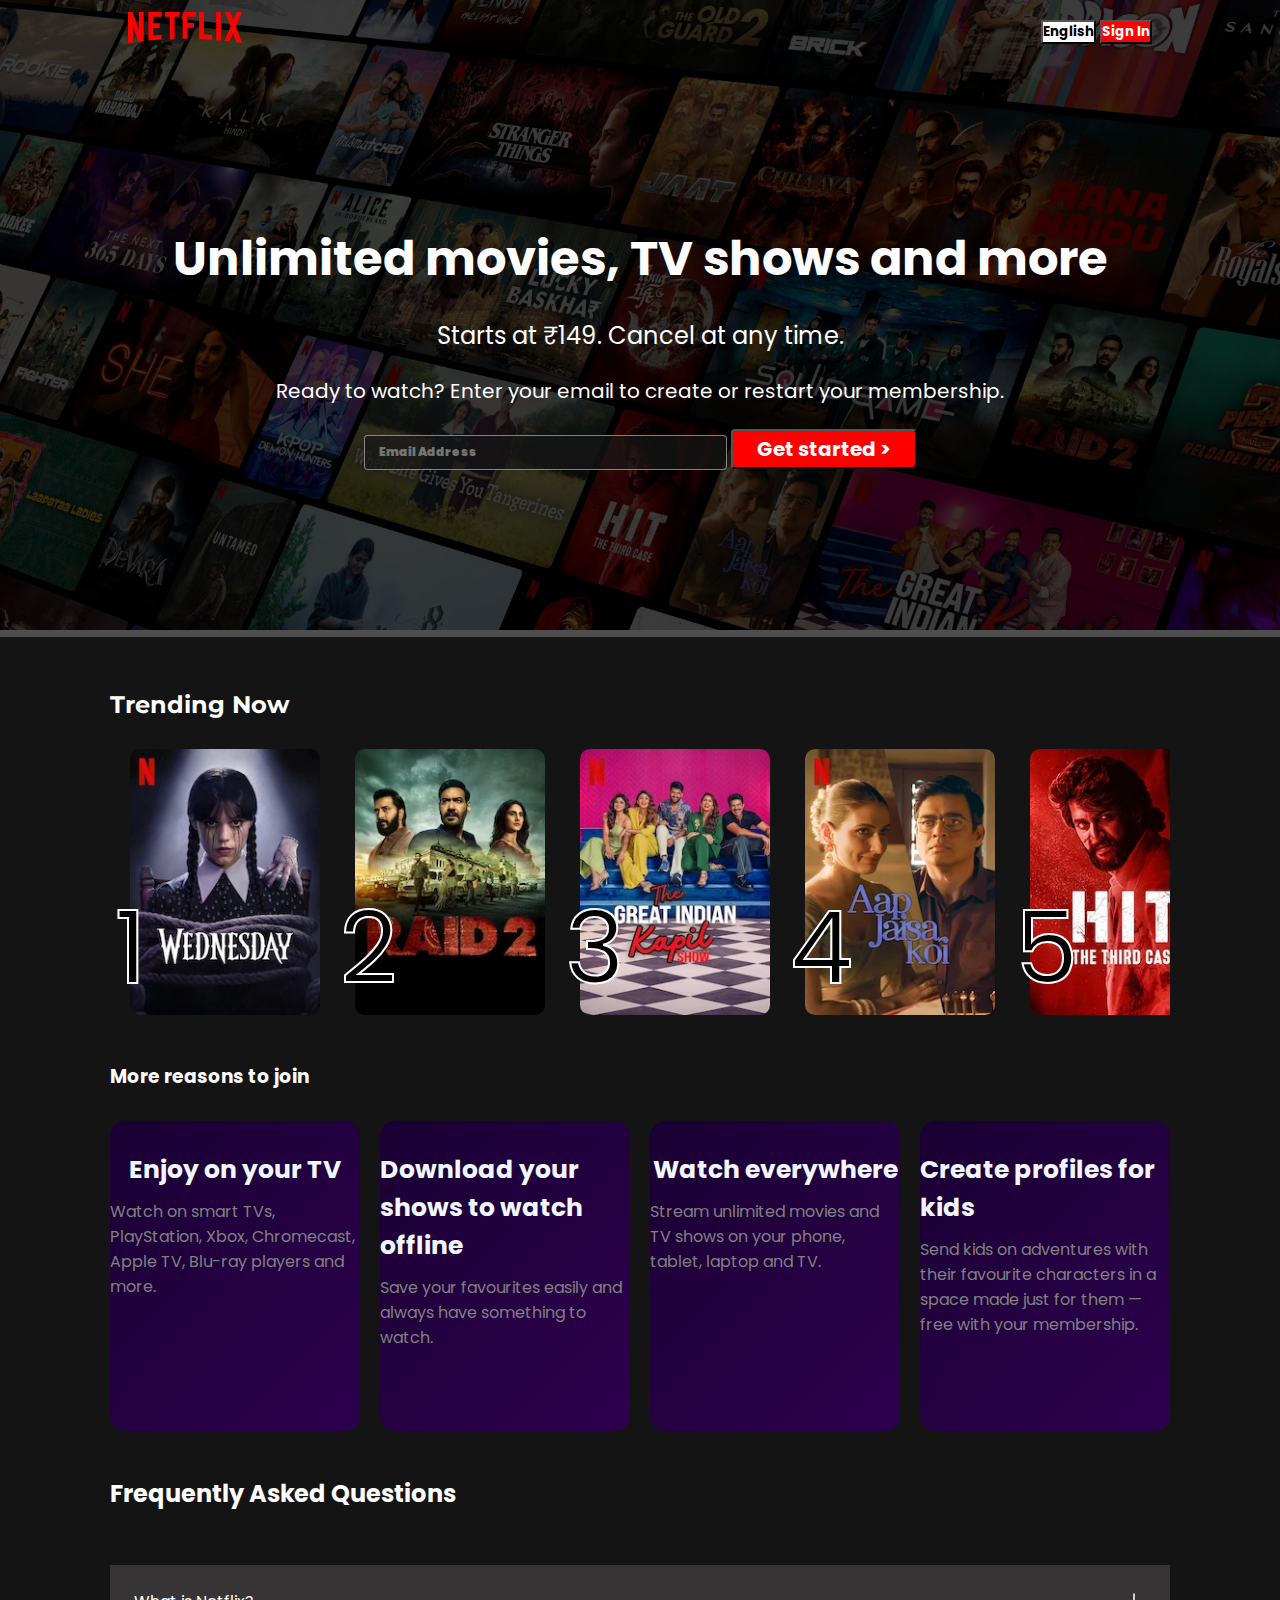
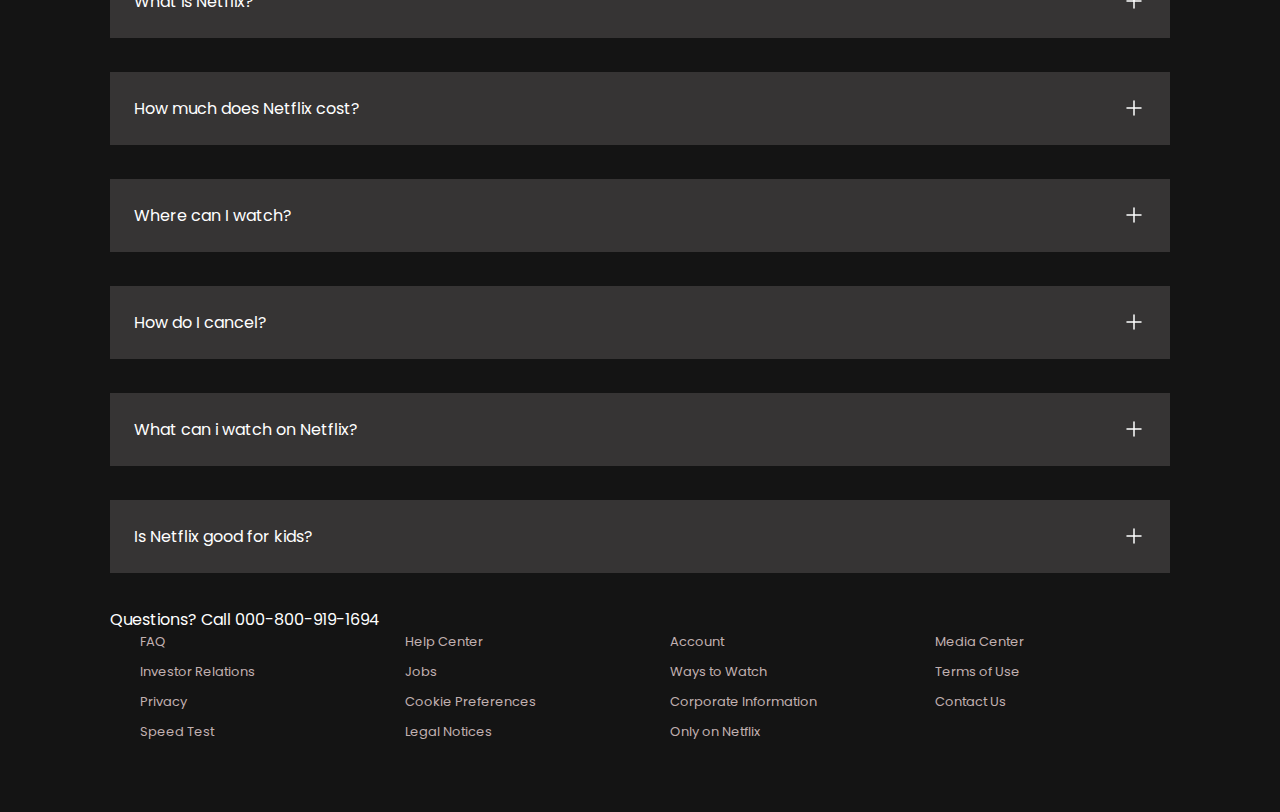
<file: index.html>
<!DOCTYPE html>
<html lang="en">

<head>
    <meta charset="UTF-8">
    <meta name="viewport" content="width=device-width, initial-scale=1.0">
    <title>My Netflix</title>
    <link rel="stylesheet" href="style.css">
</head>

<body>
    <div class="main">
        <nav>
            <span><img width="53" src="svg/logo.svg"></span>
            <div>
                <button class="btn">English</button>
                <button class="btn btn-red-sm ">Sign In</button>
            </div>
        </nav>
        <div class="box">
        </div>
        <div class="hero">
            <span> Unlimited movies, TV shows and more</span>
            <span> Starts at ₹149. Cancel at any time.</span>

            <span>Ready to watch? Enter your email to create or restart your membership.</span>
            <div class="hero-button">
                <div>
                    <input type="text" placeholder="Email Address">
                    <button class="btn btn-red">Get started ></button>
                </div>
            </div>
        </div>
        <div class="separation"></div>
    </div>
    <section class="header">
        <h2 class="title">Trending Now</h2>
        <div class="scrollbar">
            <div class="section-item">
                <span class="rank">1</span>
                <img src="image/image.png" alt="Wednesday">
            </div>
            <div class="section-item">
                <span class="rank">2</span>
                <img src="image/image copy.png" alt="Raid 2">
            </div>
            <div class="section-item">
                <span class="rank">3</span>
                <img src="image/image copy 4.png" alt="Great Indian Kapil Show">
            </div>
            <div class="section-item">
                <span class="rank">4</span>
                <img src="image/image copy 5.png" alt="Aap Jaisa Koi">
            </div>
            <div class="section-item">
                <span class="rank">5</span>
                <img src="image/image copy 6.png" alt="HIT">
            </div>
            <div class="section-item">
                <span class="rank">6</span>
                <img src="image/image copy 7.png" alt="Jaat">
            </div>
            <div class="section-item">
                <span class="rank">7</span>
                <img src="image/image copy 8.png" alt="Squid Game">
            </div>
            <div class="section-item">
                <span class="rank">8</span>
                <img src="image/image copy 9.png" alt="Mandala Murders">
            </div>
            <div class="section-item">
                <span class="rank">9</span>
                <img src="image/image copy 10.png" alt="Sex Life">
            </div>
        </div>

        <section class="next">
            <h3 class="join">More reasons to join</h3>
            <div class="info">
                <div class="i1">
                    <h3>Enjoy on your TV</h3>
                    <p>Watch on smart TVs, PlayStation, Xbox, Chromecast, Apple TV, Blu-ray players and more.</p>
                </div>
                <div class="i2">
                    <h3>Download your shows to watch offline</h3>
                    <p>Save your favourites easily and always have something to watch.</p>
                </div>
                <div class="i3">
                    <h3>Watch everywhere</h3>
                    <p>Stream unlimited movies and TV shows on your phone, tablet, laptop and TV.</p>
                </div>
                <div class="i4">
                    <h3>Create profiles for kids</h3>
                    <p>Send kids on adventures with their favourite characters in a space made just for them — free with
                        your membership.</p>
                </div>
            </div>
        </section>

        <section class="faq">
            <h2 class="q1">Frequently Asked Questions</h2>
            <DIV class="faqbox">

                <span>What is Netflix?
                    <svg xmlns="http://www.w3.org/2000/svg" viewBox="0 0 24 24" width="24" height="24" 
                        fill="white">
                        <path d="M12.001 5.00003V19.002" stroke="white" stroke-width="1.5" stroke-linecap="round"
                            stroke-linejoin="round" />
                        <path d="M19.002 12.002L4.99998 12.002" stroke="white" stroke-width="1.5"
                            stroke-linecap="round" stroke-linejoin="round" />
                    </svg>
                </span>
            </DIV>
            <DIV class="faqbox">

                <span>How much does Netflix cost?
                    <svg xmlns="http://www.w3.org/2000/svg" viewBox="0 0 24 24" width="24" height="24" color="#000000"
                        fill="white">
                        <path d="M12.001 5.00003V19.002" stroke="white" stroke-width="1.5" stroke-linecap="round"
                            stroke-linejoin="round" />
                        <path d="M19.002 12.002L4.99998 12.002" stroke="white" stroke-width="1.5"
                            stroke-linecap="round" stroke-linejoin="round" />
                    </svg>
                </span>
            </DIV>
            <DIV class="faqbox">

                <span>Where can I watch?
                    <svg xmlns="http://www.w3.org/2000/svg" viewBox="0 0 24 24" width="24" height="24" color="#000000"
                        fill="white">
                        <path d="M12.001 5.00003V19.002" stroke="white" stroke-width="1.5" stroke-linecap="round"
                            stroke-linejoin="round" />
                        <path d="M19.002 12.002L4.99998 12.002" stroke="white" stroke-width="1.5"
                            stroke-linecap="round" stroke-linejoin="round" />
                    </svg>
                </span>
            </DIV>
            <DIV class="faqbox">

                <span>How do I cancel?
                    <svg xmlns="http://www.w3.org/2000/svg" viewBox="0 0 24 24" width="24" height="24" color="#000000"
                        fill="white">
                        <path d="M12.001 5.00003V19.002" stroke="white" stroke-width="1.5" stroke-linecap="round"
                            stroke-linejoin="round" />
                        <path d="M19.002 12.002L4.99998 12.002" stroke="white" stroke-width="1.5"
                            stroke-linecap="round" stroke-linejoin="round" />
                    </svg>
                </span>
            </DIV>
        <DIV class="faqbox">

                <span>What can i watch on Netflix?
                    <svg xmlns="http://www.w3.org/2000/svg" viewBox="0 0 24 24" width="24" height="24" color="#000000"
                        fill="white">
                        <path d="M12.001 5.00003V19.002" stroke="white" stroke-width="1.5" stroke-linecap="round"
                            stroke-linejoin="round" />
                        <path d="M19.002 12.002L4.99998 12.002" stroke="white" stroke-width="1.5"
                            stroke-linecap="round" stroke-linejoin="round" />
                    </svg>
                </span>
            </DIV>
            <DIV class="faqbox">

                <span class="sp">Is Netflix good for kids?
                    <svg xmlns="http://www.w3.org/2000/svg" viewBox="0 0 24 24" width="24" height="24" color="#000000"
                        fill="white">
                        <path d="M12.001 5.00003V19.002" stroke="white" stroke-width="1.5" stroke-linecap="round"
                            stroke-linejoin="round" />
                        <path d="M19.002 12.002L4.99998 12.002" stroke="white" stroke-width="1.5"
                            stroke-linecap="round" stroke-linejoin="round" />
                    </svg>
                </span>
            </DIV>
        </section>
        <footer>
            <span>Questions? Call 000-800-919-1694</span>
            <div class="footer">
            <div class="footer-items">
                
                <a href="faq">FAQ</a>
                <a href="faq">Investor Relations</a>
                <a href="faq">Privacy</a>
                <a href="faq">Speed Test</a>
               
            </div>
            <div class="footer-items">
                <a href="faq">Help Center</a>
                <a href="faq">Jobs</a>
                <a href="faq">Cookie Preferences</a>
                <a href="faq">Legal Notices</a>
               
            </div>
            <div class="footer-items">
                <a href="faq">Account</a>
                <a href="faq">Ways to Watch</a>
                <a href="faq">Corporate Information</a>
                <a href="faq">Only on Netflix</a>
              
            </div>
            <div class="footer-items">
                <a href="faq">Media Center</a>
                <a href="faq">Terms of Use</a>
                <a href="faq">Contact Us</a>
               
            </div>
            </div>
        </footer>
    </section>
</body>

</html>
</file>
<file: style.css>
@import url('https://fonts.googleapis.com/css2?family=Martel+Sans:wght@600&family=Montserrat:ital,wght@0,100..900;1,100..900&family=Poppins:wght@500&display=swap');


* {
  padding: 0;
  margin: 0;
  font-family: 'poppins';
}

body {
  background-color: black;
}

.main {
  background-image: url(image/background.jpg);
  background-position: center center;
  background-repeat: no-repeat;
  background-size: max(1200px, 100vw);
  height: 70vh;
  position: relative;
}

.main .box {
  height: 70vh;
  width: 100%;
  position: absolute;
  top: 0;
  background-color: rgba(0, 0, 0, 0.69);
}

nav {
  display: flex;
  max-width: 80vw;
  justify-content: space-between;
  margin: auto;
  align-items: center;
  height: 62px;
}

nav img {
  color: red;
  width: 114px;
  position: relative;
  z-index: 1;
}

nav button {
  position: relative;
  z-index: 1;
}

.hero {
  font-family: "Martel Sans", sans-serif;
  height: calc(100% - 62px);
  display: flex;
  align-items: center;
  justify-content: center;
  flex-direction: column;
  color: white;
  position: relative;
  z-index: 3;
  gap: 23px;
  padding: 0 30px;


}

.hero> :nth-child(1) {
  font-family: "poppins";
  font-weight: bolder;
  font-size: 48px;
  text-align: center;
}

.hero> :nth-child(2) {
  font-weight: 400;
  font-size: 24px;
  text-align: center;
}

.hero> :nth-child(3) {
  font-weight: 400;
  font-size: 20px;
  text-align: center;
}

.separation {
  height: 7px;
  background-color: rgb(79, 78, 78);
}

.btn {
  padding: 3x 8px;
  font-weight: bold;
  background-color: white;
}

.btn-red {
  background-color: red;
  padding: 3px 24px;
  font-size: 20px;
  border-radius: 4px;
  color: white;
}

.hero-buttons {
  display: flex;
  align-items: center;
  justify-content: center;
  gap: 10px;

}

.main input {
  padding: 7px 101px 8px 14px;
  font-weight: 900;
  font-size: 12px;
  border-radius: 4px;
  border: 1px solid rgba(246, 238, 238, 0.5);
  background-color: rgba(23, 23, 23, 0.7);
}

.btn-red-sm {
  background-color: red;
  color: white;
}

.scrollbar {
  display: flex;
  overflow-x: auto;
  gap: 35px;
  padding: 20px;
  scroll-behavior: smooth;
  position: relative;
}

.section-item img {
  width: 190px;
  border-radius: 10px;
  transition: transform 0.1 ease;

}

.section-item img:hover {
  transform: scale(1.1);
}

.header {
  padding: 60px 110px;
  background-color: #141414;
  color: white;
}

.title {
  font-family: 'montserrat', sans-serif;
  font-size: 1.5rem;
  font-weight: bold;
  margin-bottom: 10px;
}

.rank {
  position: absolute;
  top: 70%;
  margin-left: -15px;
  transform: translateY(-50%);
  font-size: 100px;
  font-weight: 2000;

  color: black;
  -webkit-text-stroke: 2px white;
  z-index: 2;
  transition: transform 0.1 ease;
}

.section-item:hover .rank {

  transform: translateY(-50%)skew(-1deg)scale(1.1);
}

.info {
  display: flex;
  gap: 20px;
}

.join {
  padding-top: 20px;
  padding-bottom: 30px;
}

h3.header {
  color: aliceblue;
}

.i1 h3,
.i2 h3,
.i3 h3,
.i4 h3 {
  color: aliceblue;
  padding-top: 20px;
  font-size: 25px;
}



.i1,
.i2,
.i3,
.i4 {
  width: 300px;
  height: 300px;
  border-radius: 15px;
  background: linear-gradient(135deg, #1a0033, #2e004f);
  border: 2px white;
  display: flex;
  flex-direction: column;

  padding-top: 10px;
  align-items: center;
  gap: 10px;
  color: grey;
}

@media (max-width: 768px) {
  .info {
    flex-direction: row;
    /* change to row layout */
    flex-wrap: wrap;
    /* allow wrapping if needed */
    justify-content: center;
  }
}

.faqbox span{
  display: flex;
  justify-content:space-between;
  background-color: rgb(54, 52, 52);
  padding: 24px;
  margin: 34px auto;
  cursor: pointer;
}
.faqbox span:hover{
  transition: all 0.1s ease-out;
  background-color:rgb(123, 123, 117);
}
.q1 {
  padding-top: 45px;
  padding-bottom: 20px;
}
footer{
  color:white;
}
.footer{
  display:grid;
  grid-template-columns: 1fr 1fr 1fr 1fr;
  color:rgb(202, 193, 193);
  font-size: small;
}
.footer-items{
  display: flex;
  flex-direction: column;
}

.footer a{
  text-decoration: none;
  color: rgb(193, 176, 176);
  padding-bottom: 10px;
  padding-left: 30px;
}
</file>
